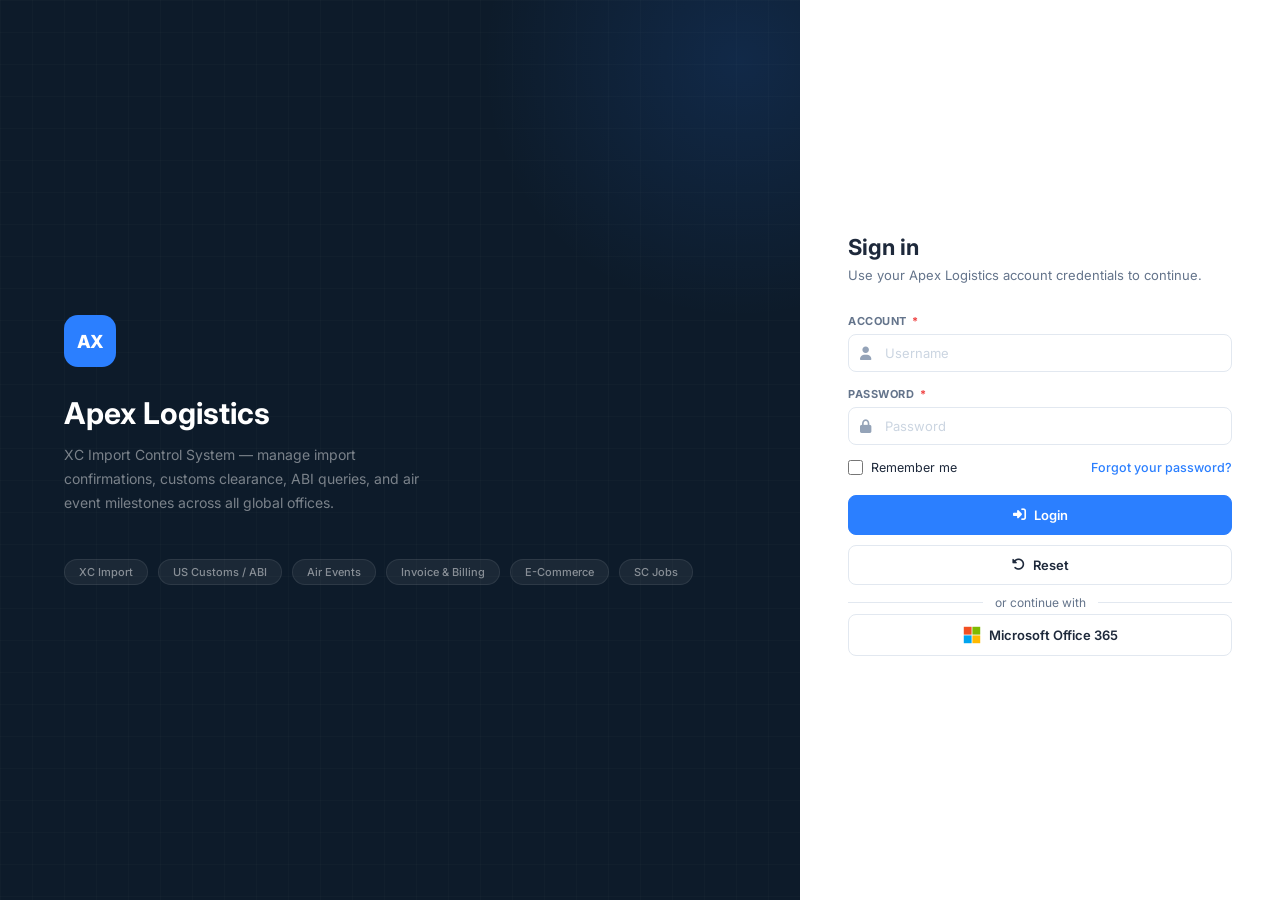
<file: login.html>
<!DOCTYPE html>
<html lang="en">
<head>
<meta charset="utf-8">
<meta name="viewport" content="width=device-width, initial-scale=1.0">
<title>Apex Logistics — Sign In</title>
<link href="https://fonts.googleapis.com/css2?family=Inter:wght@300;400;500;600;700&display=swap" rel="stylesheet">
<link rel="stylesheet" href="https://cdnjs.cloudflare.com/ajax/libs/font-awesome/6.5.0/css/all.min.css">
<style>
*,*::before,*::after{box-sizing:border-box;margin:0;padding:0}
:root{
  --navy:#0D1B2A;--accent:#2B7FFF;--accent-dim:rgba(43,127,255,.12);
  --bg:#F0F4F8;--white:#fff;--text:#1E293B;--muted:#64748B;
  --border:#E2E8F0;--danger:#EF4444;--success:#10B981;
  --font:'Inter',system-ui,sans-serif;
}
html,body{height:100%;font-family:var(--font);background:var(--navy);color:var(--text);font-size:13px}

.login-wrapper{min-height:100vh;display:flex}

.login-brand{
  flex:1;background:var(--navy);
  background-image:linear-gradient(rgba(255,255,255,.015) 1px,transparent 1px),
    linear-gradient(90deg,rgba(255,255,255,.015) 1px,transparent 1px);
  background-size:32px 32px;
  display:flex;flex-direction:column;justify-content:center;
  padding:64px;position:relative;overflow:hidden;
}
.login-brand::after{
  content:'';position:absolute;top:-200px;right:-200px;
  width:520px;height:520px;
  background:radial-gradient(circle,rgba(43,127,255,.14) 0%,transparent 70%);
  pointer-events:none;
}
.brand-logo{
  width:52px;height:52px;background:var(--accent);border-radius:14px;
  display:flex;align-items:center;justify-content:center;
  font-size:18px;font-weight:800;color:#fff;margin-bottom:28px;letter-spacing:-1px;
}
.brand-name{font-size:30px;font-weight:700;color:#fff;margin-bottom:12px}
.brand-tagline{font-size:14px;color:rgba(255,255,255,.45);line-height:1.7;max-width:380px}
.brand-badges{display:flex;gap:10px;margin-top:44px;flex-wrap:wrap}
.brand-badge{
  padding:5px 14px;background:rgba(255,255,255,.06);
  border:1px solid rgba(255,255,255,.08);border-radius:20px;
  font-size:11px;color:rgba(255,255,255,.48);font-weight:500;
}

.login-panel{
  width:480px;min-width:480px;background:#fff;
  display:flex;flex-direction:column;justify-content:center;
  padding:56px 48px;position:relative;overflow-y:auto;
}

.form-state{display:none}
.form-state.active{display:block}

.form-heading{font-size:22px;font-weight:700;margin-bottom:6px}
.form-sub{font-size:13px;color:var(--muted);margin-bottom:28px;line-height:1.5}

.field{margin-bottom:15px}
.field label{
  display:block;font-size:11px;font-weight:700;
  color:var(--muted);margin-bottom:6px;letter-spacing:.5px;text-transform:uppercase;
}
.field label .req{color:var(--danger);margin-left:2px}
.input-wrap{position:relative}
.input-wrap .icon{
  position:absolute;left:12px;top:50%;transform:translateY(-50%);
  color:#94A3B8;font-size:13px;pointer-events:none;
}
input[type="text"],input[type="password"]{
  width:100%;padding:10px 12px 10px 36px;
  border:1.5px solid var(--border);border-radius:8px;
  font-family:var(--font);font-size:13px;color:var(--text);
  background:#fff;outline:none;transition:border-color .15s,box-shadow .15s;
}
input[type="text"]:focus,input[type="password"]:focus{
  border-color:var(--accent);box-shadow:0 0 0 3px var(--accent-dim);
}
input::placeholder{color:#CBD5E1}

.check-row{display:flex;align-items:center;justify-content:space-between;margin-bottom:20px}
.check-label{display:flex;align-items:center;gap:8px;font-size:12.5px;color:var(--text);cursor:pointer}
.check-label input[type="checkbox"]{width:15px;height:15px;accent-color:var(--accent);cursor:pointer}
.forgot-link{font-size:12.5px;color:var(--accent);text-decoration:none;font-weight:500}
.forgot-link:hover{text-decoration:underline}

.btn{
  width:100%;padding:11px;border-radius:8px;
  font-family:var(--font);font-size:13px;font-weight:600;
  cursor:pointer;border:1.5px solid transparent;
  display:flex;align-items:center;justify-content:center;gap:8px;
  transition:all .12s;margin-bottom:10px;
}
.btn-primary{background:var(--accent);color:#fff;border-color:var(--accent)}
.btn-primary:hover{background:#1a6fe8;border-color:#1a6fe8}
.btn-secondary{background:#fff;color:var(--text);border-color:var(--border)}
.btn-secondary:hover{background:var(--bg)}
.btn-office{background:#fff;color:var(--text);border-color:var(--border)}
.btn-office:hover{border-color:#0078D4;color:#0078D4}
.btn-outline{background:#fff;border-color:var(--border);color:var(--text)}
.btn-outline:hover{background:var(--bg)}

.or-row{
  display:flex;align-items:center;gap:12px;
  margin:2px 0 4px;color:var(--muted);font-size:12px;
}
.or-row span{flex:1;height:1px;background:var(--border)}

.form-alert{
  display:none;align-items:center;gap:8px;
  background:#FEF2F2;border:1px solid #FECACA;
  border-radius:8px;padding:10px 14px;
  font-size:12.5px;color:#B91C1C;margin-bottom:14px;
}
.form-alert.show{display:flex}
.form-alert.success{background:#F0FDF4;border-color:#86EFAC;color:#166534}

.pwd-strength{height:4px;background:var(--border);border-radius:2px;margin-top:6px;overflow:hidden;display:none}
.pwd-strength-fill{height:100%;border-radius:2px;width:0;transition:width .3s,background .3s}

.change-hint{
  background:#FFFBEB;border:1px solid #FCD34D;border-radius:10px;padding:16px;margin-bottom:20px;
}
.change-hint p{font-size:12.5px;color:#92400E;margin-bottom:10px;line-height:1.5}
.change-hint-actions{display:flex;gap:8px}
.change-hint-actions .btn{width:auto;padding:6px 16px;margin:0;font-size:12px}

.success-block{text-align:center;padding:24px 0;display:none}
.success-icon{
  width:56px;height:56px;background:#DCFCE7;border-radius:50%;
  display:flex;align-items:center;justify-content:center;
  font-size:22px;color:var(--success);margin:0 auto 16px;
}
.success-block h3{font-size:16px;font-weight:700;margin-bottom:6px}

/* MODALS */
.modal-overlay{
  position:fixed;inset:0;background:rgba(0,0,0,.48);
  display:none;align-items:center;justify-content:center;z-index:1000;
}
.modal-overlay.open{display:flex}
.modal{
  background:#fff;border-radius:14px;box-shadow:0 24px 64px rgba(0,0,0,.22);
  width:100%;max-width:520px;max-height:90vh;
  display:flex;flex-direction:column;overflow:hidden;
}
.modal.narrow{max-width:420px}
.modal-header{
  display:flex;align-items:center;justify-content:space-between;
  padding:18px 24px;border-bottom:1px solid var(--border);
}
.modal-title{font-size:15px;font-weight:700}
.modal-close{
  width:28px;height:28px;border:none;background:none;cursor:pointer;
  border-radius:6px;color:var(--muted);font-size:14px;
  display:flex;align-items:center;justify-content:center;transition:background .1s;
}
.modal-close:hover{background:var(--bg);color:var(--text)}
.modal-body{padding:24px;overflow-y:auto;flex:1}
.modal-footer{
  padding:14px 24px;border-top:1px solid var(--border);
  display:flex;gap:10px;justify-content:flex-end;
}
.modal-footer .btn{width:auto;padding:8px 22px;margin:0}

.office-nav-tabs{display:flex;border-bottom:1px solid var(--border);margin-bottom:16px}
.office-nav-tab{
  padding:8px 18px;font-size:12.5px;font-weight:500;color:var(--muted);
  cursor:pointer;border-bottom:2px solid transparent;transition:color .12s;
}
.office-nav-tab.active{color:var(--accent);border-bottom-color:var(--accent)}
.selected-card{
  background:var(--bg);border-radius:10px;padding:14px 16px;
  display:flex;align-items:center;gap:20px;margin-bottom:16px;
  border:1px solid var(--border);
}
.selected-card .lbl{font-size:11px;color:var(--muted);margin-bottom:3px;font-weight:600;text-transform:uppercase;letter-spacing:.3px}
.selected-card .val{font-size:13.5px;font-weight:700}
.office-tag{
  font-size:10px;background:var(--accent-dim);color:var(--accent);
  padding:2px 10px;border-radius:10px;font-weight:700;margin-left:auto;white-space:nowrap;
}
.office-options{display:grid;grid-template-columns:1fr 1fr;gap:8px}
.office-option{
  padding:10px 14px;border:1.5px solid var(--border);border-radius:8px;
  cursor:pointer;font-size:12.5px;font-weight:500;transition:all .12s;
}
.office-option:hover{border-color:var(--accent);color:var(--accent);background:var(--accent-dim)}
.office-option.sel{border-color:var(--accent);color:var(--accent);background:var(--accent-dim)}

.lock-icon-wrap{
  width:56px;height:56px;background:#FEE2E2;border-radius:50%;
  display:flex;align-items:center;justify-content:center;
  font-size:22px;color:var(--danger);margin:0 auto 18px;
}
.email-icon-wrap{
  width:56px;height:56px;background:var(--accent-dim);border-radius:50%;
  display:flex;align-items:center;justify-content:center;
  font-size:22px;color:var(--accent);margin:0 auto 18px;
}
.code-inputs{display:flex;gap:8px;justify-content:center;margin:20px 0}
.code-inputs input{
  width:48px;padding:10px 0;text-align:center;
  font-size:18px;font-weight:700;
  border:1.5px solid var(--border);border-radius:8px;outline:none;
}
.code-inputs input:focus{border-color:var(--accent);box-shadow:0 0 0 3px var(--accent-dim)}

@media(max-width:860px){
  .login-brand{display:none}
  .login-panel{width:100%;min-width:0}
}
</style>
  <script src="assets/api.js"></script>
</head>
<body>

<div class="login-wrapper">

  <!-- Left branding -->
  <div class="login-brand">
    <div class="brand-logo">AX</div>
    <div class="brand-name">Apex Logistics</div>
    <div class="brand-tagline">
      XC Import Control System — manage import confirmations, customs clearance,
      ABI queries, and air event milestones across all global offices.
    </div>
    <div class="brand-badges">
      <div class="brand-badge">XC Import</div>
      <div class="brand-badge">US Customs / ABI</div>
      <div class="brand-badge">Air Events</div>
      <div class="brand-badge">Invoice &amp; Billing</div>
      <div class="brand-badge">E-Commerce</div>
      <div class="brand-badge">SC Jobs</div>
    </div>
  </div>

  <!-- Right form panel -->
  <div class="login-panel">

    <!-- STATE: Sign In -->
    <div class="form-state active" id="state-signin">
      <div class="form-heading">Sign in</div>
      <div class="form-sub">Use your Apex Logistics account credentials to continue.</div>

      <div class="form-alert" id="signinAlert">
        <i class="fa fa-circle-exclamation"></i>
        <span id="signinAlertMsg">Invalid username or password.</span>
      </div>

      <form id="loginForm" onsubmit="handleLogin(event)" autocomplete="off">
        <input type="hidden" id="isCaptcha" name="isCaptcha" value="0">
        <input type="hidden" id="redirectUrl" name="redirectUrl" value="http://www.apexworkflow.com/">

        <div class="field">
          <label>Account <span class="req">*</span></label>
          <div class="input-wrap">
            <i class="icon fa fa-user"></i>
            <input type="text" id="username" name="userName" placeholder="Username" maxlength="50">
          </div>
        </div>

        <div class="field">
          <label>Password <span class="req">*</span></label>
          <div class="input-wrap">
            <i class="icon fa fa-lock"></i>
            <input type="password" id="password" name="password" placeholder="Password" maxlength="50">
          </div>
        </div>

        <div class="check-row">
          <label class="check-label">
            <input type="checkbox" id="rememberMe" name="rememberMe">
            Remember me
          </label>
          <a href="#" class="forgot-link" onclick="openModal('modal-forgot');return false;">Forgot your password?</a>
        </div>

        <!-- Cross-domain SSO fan-out.
             Production mounts one hidden iframe per Apex sub-system and pushes its
             URL onto authUrlList; each frame receives the session token and writes
             it into its own domain. Host list extracted verbatim from
             New DOM Structure/Login_Page.txt. The mock points every frame at
             frames/sso.html so the count, the ids and the timing all match. -->
        <script>var authUrlList = [];</script>
        <div id="bodyframe" style="display: none">
          <iframe src="frames/sso.html?host=ocean.apexglobe.info" frameborder="0" data-sso="https://ocean.apexglobe.info/sso.html"></iframe>
          <script>authUrlList.push('https://ocean.apexglobe.info/sso.html')</script>
        </div>
        <div id="bodyframe" style="display: none">
          <iframe src="frames/sso.html?host=wms.apex-wms.com" frameborder="0" data-sso="https://wms.apex-wms.com/apex_sso.html"></iframe>
          <script>authUrlList.push('https://wms.apex-wms.com/apex_sso.html')</script>
        </div>
        <div id="bodyframe" style="display: none">
          <iframe src="frames/sso.html?host=wms.apex-oms.com" frameborder="0" data-sso="https://wms.apex-oms.com/apex_sso.html"></iframe>
          <script>authUrlList.push('https://wms.apex-oms.com/apex_sso.html')</script>
        </div>
        <div id="bodyframe" style="display: none">
          <iframe src="frames/sso.html?host=www.apexworkflow.com" frameborder="0" data-sso="https://www.apexworkflow.com/static/sso.html"></iframe>
          <script>authUrlList.push('https://www.apexworkflow.com/static/sso.html')</script>
        </div>
        <div id="bodyframe" style="display: none">
          <iframe src="frames/sso.html?host=xcplugec.apexworkflow.com" frameborder="0" data-sso="https://xcplugec.apexworkflow.com/xc_web/login/sso"></iframe>
          <script>authUrlList.push('https://xcplugec.apexworkflow.com/xc_web/login/sso')</script>
        </div>
        <div id="bodyframe" style="display: none">
          <iframe src="frames/sso.html?host=xa-report.apexworkflow.com" frameborder="0" data-sso="https://xa-report.apexworkflow.com/SSO"></iframe>
          <script>authUrlList.push('https://xa-report.apexworkflow.com/SSO')</script>
        </div>
        <div id="bodyframe" style="display: none">
          <iframe src="frames/sso.html?host=system.apexworkflow.com" frameborder="0" data-sso="https://system.apexworkflow.com/sso/sso.html"></iframe>
          <script>authUrlList.push('https://system.apexworkflow.com/sso/sso.html')</script>
        </div>
        <div id="bodyframe" style="display: none">
          <iframe src="frames/sso.html?host=xcplugec.apexworkflow.com" frameborder="0" data-sso="https://xcplugec.apexworkflow.com/html/sso.html"></iframe>
          <script>authUrlList.push('https://xcplugec.apexworkflow.com/html/sso.html')</script>
        </div>
        <div id="bodyframe" style="display: none">
          <iframe src="frames/sso.html?host=sheet.apexworkflow.com" frameborder="0" data-sso="https://sheet.apexworkflow.com/sso.html"></iframe>
          <script>authUrlList.push('https://sheet.apexworkflow.com/sso.html')</script>
        </div>
        <div id="bodyframe" style="display: none">
          <iframe src="frames/sso.html?host=wms.apexworkflow.com" frameborder="0" data-sso="https://wms.apexworkflow.com/static/sso.html"></iframe>
          <script>authUrlList.push('https://wms.apexworkflow.com/static/sso.html')</script>
        </div>
        <div id="bodyframe" style="display: none">
          <iframe src="frames/sso.html?host=xcimport.apexworkflow.com" frameborder="0" data-sso="https://xcimport.apexworkflow.com/sso.html"></iframe>
          <script>authUrlList.push('https://xcimport.apexworkflow.com/sso.html')</script>
        </div>
        <div id="bodyframe" style="display: none">
          <iframe src="frames/sso.html?host=missdata.apexworkflow.com" frameborder="0" data-sso="https://missdata.apexworkflow.com/sso.html"></iframe>
          <script>authUrlList.push('https://missdata.apexworkflow.com/sso.html')</script>
        </div>
        <div id="bodyframe" style="display: none">
          <iframe src="frames/sso.html?host=edispatch-hn.apexworkflow.com" frameborder="0" data-sso="https://edispatch-hn.apexworkflow.com/sso.html"></iframe>
          <script>authUrlList.push('https://edispatch-hn.apexworkflow.com/sso.html')</script>
        </div>
        <div id="bodyframe" style="display: none">
          <iframe src="frames/sso.html?host=ae-hn-cn.apexworkflow.com" frameborder="0" data-sso="https://ae-hn-cn.apexworkflow.com/sso.html"></iframe>
          <script>authUrlList.push('https://ae-hn-cn.apexworkflow.com/sso.html')</script>
        </div>
        <div id="bodyframe" style="display: none">
          <iframe src="frames/sso.html?host=airlineresource.apexworkflow.com" frameborder="0" data-sso="https://airlineresource.apexworkflow.com/sso.html"></iframe>
          <script>authUrlList.push('https://airlineresource.apexworkflow.com/sso.html')</script>
        </div>
        <div id="bodyframe" style="display: none">
          <iframe src="frames/sso.html?host=hd-port.apexworkflow.com" frameborder="0" data-sso="https://hd-port.apexworkflow.com/sso.html"></iframe>
          <script>authUrlList.push('https://hd-port.apexworkflow.com/sso.html')</script>
        </div>
        <div id="bodyframe" style="display: none">
          <iframe src="frames/sso.html?host=hn-port.apexworkflow.com" frameborder="0" data-sso="https://hn-port.apexworkflow.com/sso.html"></iframe>
          <script>authUrlList.push('https://hn-port.apexworkflow.com/sso.html')</script>
        </div>
        <div id="bodyframe" style="display: none">
          <iframe src="frames/sso.html?host=xdoc.apexworkflow.com" frameborder="0" data-sso="https://xdoc.apexworkflow.com/sso.html"></iframe>
          <script>authUrlList.push('https://xdoc.apexworkflow.com/sso.html')</script>
        </div>
        <div id="bodyframe" style="display: none">
          <iframe src="frames/sso.html?host=bulletinboard.apexworkflow.com" frameborder="0" data-sso="https://bulletinboard.apexworkflow.com/sso.html"></iframe>
          <script>authUrlList.push('https://bulletinboard.apexworkflow.com/sso.html')</script>
        </div>
        <div id="bodyframe" style="display: none">
          <iframe src="frames/sso.html?host=ep.apexglobe.info" frameborder="0" data-sso="https://ep.apexglobe.info/sso.html"></iframe>
          <script>authUrlList.push('https://ep.apexglobe.info/sso.html')</script>
        </div>
        <div id="bodyframe" style="display: none">
          <iframe src="frames/sso.html?host=edispatch-hd.apexworkflow.com" frameborder="0" data-sso="https://edispatch-hd.apexworkflow.com/sso.html"></iframe>
          <script>authUrlList.push('https://edispatch-hd.apexworkflow.com/sso.html')</script>
        </div>
        <div id="bodyframe" style="display: none">
          <iframe src="frames/sso.html?host=ae-hd-cn.apexworkflow.com" frameborder="0" data-sso="https://ae-hd-cn.apexworkflow.com/sso.html"></iframe>
          <script>authUrlList.push('https://ae-hd-cn.apexworkflow.com/sso.html')</script>
        </div>
        <div id="bodyframe" style="display: none">
          <iframe src="frames/sso.html?host=profitshare.apexglobe.info" frameborder="0" data-sso="https://profitshare.apexglobe.info/sso.html"></iframe>
          <script>authUrlList.push('https://profitshare.apexglobe.info/sso.html')</script>
        </div>
        <div id="bodyframe" style="display: none">
          <iframe src="frames/sso.html?host=finance.apexworkflow.com" frameborder="0" data-sso="https://finance.apexworkflow.com/sso.html"></iframe>
          <script>authUrlList.push('https://finance.apexworkflow.com/sso.html')</script>
        </div>
        <div id="bodyframe" style="display: none">
          <iframe src="frames/sso.html?host=ae-sea.apexworkflow.com" frameborder="0" data-sso="https://ae-sea.apexworkflow.com/sso.html"></iframe>
          <script>authUrlList.push('https://ae-sea.apexworkflow.com/sso.html')</script>
        </div>
        <div id="bodyframe" style="display: none">
          <iframe src="frames/sso.html?host=edispatch-sea.apexworkflow.com" frameborder="0" data-sso="https://edispatch-sea.apexworkflow.com/sso.html"></iframe>
          <script>authUrlList.push('https://edispatch-sea.apexworkflow.com/sso.html')</script>
        </div>
        <div id="bodyframe" style="display: none">
          <iframe src="frames/sso.html?host=ae-hz-cn.apexworkflow.com" frameborder="0" data-sso="https://ae-hz-cn.apexworkflow.com/sso.html"></iframe>
          <script>authUrlList.push('https://ae-hz-cn.apexworkflow.com/sso.html')</script>
        </div>
        <div id="bodyframe" style="display: none">
          <iframe src="frames/sso.html?host=hz-port.apexworkflow.com" frameborder="0" data-sso="https://hz-port.apexworkflow.com/sso.html"></iframe>
          <script>authUrlList.push('https://hz-port.apexworkflow.com/sso.html')</script>
        </div>
        <div id="bodyframe" style="display: none">
          <iframe src="frames/sso.html?host=edispatch-hz.apexworkflow.com" frameborder="0" data-sso="https://edispatch-hz.apexworkflow.com/sso.html"></iframe>
          <script>authUrlList.push('https://edispatch-hz.apexworkflow.com/sso.html')</script>
        </div>
        <div id="bodyframe" style="display: none">
          <iframe src="frames/sso.html?host=ediservice.apexworkflow.com" frameborder="0" data-sso="https://ediservice.apexworkflow.com/html/sso.html"></iframe>
          <script>authUrlList.push('https://ediservice.apexworkflow.com/html/sso.html')</script>
        </div>
        <div id="bodyframe" style="display: none">
          <iframe src="frames/sso.html?host=ae-hb-cn.apexglobe.info" frameborder="0" data-sso="https://ae-hb-cn.apexglobe.info/sso.html"></iframe>
          <script>authUrlList.push('https://ae-hb-cn.apexglobe.info/sso.html')</script>
        </div>
        <div id="bodyframe" style="display: none">
          <iframe src="frames/sso.html?host=edispatch-hb.apexglobe.info" frameborder="0" data-sso="https://edispatch-hb.apexglobe.info/sso.html"></iframe>
          <script>authUrlList.push('https://edispatch-hb.apexglobe.info/sso.html')</script>
        </div>
        <div id="bodyframe" style="display: none">
          <iframe src="frames/sso.html?host=hb-port.apexglobe.info" frameborder="0" data-sso="https://hb-port.apexglobe.info/sso.html"></iframe>
          <script>authUrlList.push('https://hb-port.apexglobe.info/sso.html')</script>
        </div>
        <div id="bodyframe" style="display: none">
          <iframe src="frames/sso.html?host=api.apexworkflow.com" frameborder="0" data-sso="https://api.apexworkflow.com/sso.html"></iframe>
          <script>authUrlList.push('https://api.apexworkflow.com/sso.html')</script>
        </div>
        <div id="bodyframe" style="display: none">
          <iframe src="frames/sso.html?host=ss.apexworkflow.com" frameborder="0" data-sso="https://ss.apexworkflow.com/sso.html"></iframe>
          <script>authUrlList.push('https://ss.apexworkflow.com/sso.html')</script>
        </div>
        <div id="bodyframe" style="display: none">
          <iframe src="frames/sso.html?host=chargecode.apexglobe.info" frameborder="0" data-sso="https://chargecode.apexglobe.info/sso.html"></iframe>
          <script>authUrlList.push('https://chargecode.apexglobe.info/sso.html')</script>
        </div>
        <div id="bodyframe" style="display: none">
          <iframe src="frames/sso.html?host=aliae.apexglobe.info" frameborder="0" data-sso="https://aliae.apexglobe.info/sso.html"></iframe>
          <script>authUrlList.push('https://aliae.apexglobe.info/sso.html')</script>
        </div>
        <div id="bodyframe" style="display: none">
          <iframe src="frames/sso.html?host=xa-report.apexworkflow.com" frameborder="0" data-sso="https://xa-report.apexworkflow.com/sso"></iframe>
          <script>authUrlList.push('https://xa-report.apexworkflow.com/sso')</script>
        </div>
        <div id="bodyframe" style="display: none">
          <iframe src="frames/sso.html?host=apexediportal.azurewebsites.net" frameborder="0" data-sso="https://apexediportal.azurewebsites.net/Login/sso"></iframe>
          <script>authUrlList.push('https://apexediportal.azurewebsites.net/Login/sso')</script>
        </div>
        <div id="bodyframe" style="display: none">
          <iframe src="frames/sso.html?host=sea-port.apexworkflow.com" frameborder="0" data-sso="https://sea-port.apexworkflow.com/sso.html"></iframe>
          <script>authUrlList.push('https://sea-port.apexworkflow.com/sso.html')</script>
        </div>
        <div id="bodyframe" style="display: none">
          <iframe src="frames/sso.html?host=masterdata.apexworkflow.com" frameborder="0" data-sso="https://masterdata.apexworkflow.com/sso.html"></iframe>
          <script>authUrlList.push('https://masterdata.apexworkflow.com/sso.html')</script>
        </div>
        <div id="bodyframe" style="display: none">
          <iframe src="frames/sso.html?host=dataservice.apexworkflow.com" frameborder="0" data-sso="https://dataservice.apexworkflow.com/sso.html"></iframe>
          <script>authUrlList.push('https://dataservice.apexworkflow.com/sso.html')</script>
        </div>
        <div id="bodyframe" style="display: none">
          <iframe src="frames/sso.html?host=wms-web-us.apexworkflow.com" frameborder="0" data-sso="https://wms-web-us.apexworkflow.com/sso.html"></iframe>
          <script>authUrlList.push('https://wms-web-us.apexworkflow.com/sso.html')</script>
        </div>
        <div id="bodyframe" style="display: none">
          <iframe src="frames/sso.html?host=split-us.apexglobe.info:13943" frameborder="0" data-sso="https://split-us.apexglobe.info:13943/sso.html"></iframe>
          <script>authUrlList.push('https://split-us.apexglobe.info:13943/sso.html')</script>
        </div>
        <div id="bodyframe" style="display: none">
          <iframe src="frames/sso.html?host=ae-eu.apexworkflow.com" frameborder="0" data-sso="https://ae-eu.apexworkflow.com/sso.html"></iframe>
          <script>authUrlList.push('https://ae-eu.apexworkflow.com/sso.html')</script>
        </div>
        <div id="bodyframe" style="display: none">
          <iframe src="frames/sso.html?host=edispatch-eu.apexworkflow.com" frameborder="0" data-sso="https://edispatch-eu.apexworkflow.com/sso.html"></iframe>
          <script>authUrlList.push('https://edispatch-eu.apexworkflow.com/sso.html')</script>
        </div>
        <div id="bodyframe" style="display: none">
          <iframe src="frames/sso.html?host=eu-port.apexworkflow.com" frameborder="0" data-sso="https://eu-port.apexworkflow.com/sso.html"></iframe>
          <script>authUrlList.push('https://eu-port.apexworkflow.com/sso.html')</script>
        </div>
        <div id="bodyframe" style="display: none">
          <iframe src="frames/sso.html?host=wms-dashboard.apexworkflow.com" frameborder="0" data-sso="https://wms-dashboard.apexworkflow.com/sso.html"></iframe>
          <script>authUrlList.push('https://wms-dashboard.apexworkflow.com/sso.html')</script>
        </div>
        <div id="bodyframe" style="display: none">
          <iframe src="frames/sso.html?host=leg2.apexworkflow.com" frameborder="0" data-sso="https://leg2.apexworkflow.com/sso.html"></iframe>
          <script>authUrlList.push('https://leg2.apexworkflow.com/sso.html')</script>
        </div>
        <div id="bodyframe" style="display: none">
          <iframe src="frames/sso.html?host=leg3.apexworkflow.com" frameborder="0" data-sso="https://leg3.apexworkflow.com/sso.html"></iframe>
          <script>authUrlList.push('https://leg3.apexworkflow.com/sso.html')</script>
        </div>
        <div id="bodyframe" style="display: none">
          <iframe src="frames/sso.html?host=ae-ea.apexworkflow.com" frameborder="0" data-sso="https://ae-ea.apexworkflow.com/sso.html"></iframe>
          <script>authUrlList.push('https://ae-ea.apexworkflow.com/sso.html')</script>
        </div>
        <div id="bodyframe" style="display: none">
          <iframe src="frames/sso.html?host=edispatch-ea.apexworkflow.com" frameborder="0" data-sso="https://edispatch-ea.apexworkflow.com/sso.html"></iframe>
          <script>authUrlList.push('https://edispatch-ea.apexworkflow.com/sso.html')</script>
        </div>
        <div id="bodyframe" style="display: none">
          <iframe src="frames/sso.html?host=ea-port.apexworkflow.com" frameborder="0" data-sso="https://ea-port.apexworkflow.com/sso.html"></iframe>
          <script>authUrlList.push('https://ea-port.apexworkflow.com/sso.html')</script>
        </div>
        <div id="bodyframe" style="display: none">
          <iframe src="frames/sso.html?host=price.apexworkflow.com" frameborder="0" data-sso="https://price.apexworkflow.com/sso.html"></iframe>
          <script>authUrlList.push('https://price.apexworkflow.com/sso.html')</script>
        </div>
        <div id="bodyframe" style="display: none">
          <iframe src="frames/sso.html?host=billing.apexworkflow.com" frameborder="0" data-sso="https://billing.apexworkflow.com/sso.html"></iframe>
          <script>authUrlList.push('https://billing.apexworkflow.com/sso.html')</script>
        </div>
        <div id="bodyframe" style="display: none">
          <iframe src="frames/sso.html?host=tms.apexworkflow.com" frameborder="0" data-sso="https://tms.apexworkflow.com/sso.html"></iframe>
          <script>authUrlList.push('https://tms.apexworkflow.com/sso.html')</script>
        </div>
        <div id="bodyframe" style="display: none">
          <iframe src="frames/sso.html?host=oe-bcl.apexworkflow.com" frameborder="0" data-sso="https://oe-bcl.apexworkflow.com/sso.html"></iframe>
          <script>authUrlList.push('https://oe-bcl.apexworkflow.com/sso.html')</script>
        </div>
        <div id="bodyframe" style="display: none">
          <iframe src="frames/sso.html?host=shortcut-tool-web.apexworkflow.com" frameborder="0" data-sso="https://shortcut-tool-web.apexworkflow.com/sso.html"></iframe>
          <script>authUrlList.push('https://shortcut-tool-web.apexworkflow.com/sso.html')</script>
        </div>
        <div id="bodyframe" style="display: none">
          <iframe src="frames/sso.html?host=ecommerce.apexworkflow.com" frameborder="0" data-sso="https://ecommerce.apexworkflow.com/sso.html"></iframe>
          <script>authUrlList.push('https://ecommerce.apexworkflow.com/sso.html')</script>
        </div>
        <div id="bodyframe" style="display: none">
          <iframe src="frames/sso.html?host=trip-tms-hd-cn.apexworkflow.com" frameborder="0" data-sso="https://trip-tms-hd-cn.apexworkflow.com/sso.html"></iframe>
          <script>authUrlList.push('https://trip-tms-hd-cn.apexworkflow.com/sso.html')</script>
        </div>
        <div id="bodyframe" style="display: none">
          <iframe src="frames/sso.html?host=dwo-tms-hd-cn.apexworkflow.com" frameborder="0" data-sso="https://dwo-tms-hd-cn.apexworkflow.com/backend/sso.html"></iframe>
          <script>authUrlList.push('https://dwo-tms-hd-cn.apexworkflow.com/backend/sso.html')</script>
        </div>
        <div id="bodyframe" style="display: none">
          <iframe src="frames/sso.html?host=esb.apexworkflow.com" frameborder="0" data-sso="https://esb.apexworkflow.com/sso.html"></iframe>
          <script>authUrlList.push('https://esb.apexworkflow.com/sso.html')</script>
        </div>
        <div id="bodyframe" style="display: none">
          <iframe src="frames/sso.html?host=navigator.apexworkflow.com" frameborder="0" data-sso="https://navigator.apexworkflow.com/sso.html"></iframe>
          <script>authUrlList.push('https://navigator.apexworkflow.com/sso.html')</script>
        </div>
        <div id="bodyframe" style="display: none">
          <iframe src="frames/sso.html?host=wmsweb-apac.apexworkflow.com" frameborder="0" data-sso="https://wmsweb-apac.apexworkflow.com/sso.html"></iframe>
          <script>authUrlList.push('https://wmsweb-apac.apexworkflow.com/sso.html')</script>
        </div>
        <div id="bodyframe" style="display: none">
          <iframe src="frames/sso.html?host=costportal.apexglobe.info" frameborder="0" data-sso="https://costportal.apexglobe.info/SSO"></iframe>
          <script>authUrlList.push('https://costportal.apexglobe.info/SSO')</script>
        </div>
        <div id="bodyframe" style="display: none">
          <iframe src="frames/sso.html?host=simpleprice.apexworkflow.com" frameborder="0" data-sso="https://simpleprice.apexworkflow.com/sso.html"></iframe>
          <script>authUrlList.push('https://simpleprice.apexworkflow.com/sso.html')</script>
        </div>
        <div id="bodyframe" style="display: none">
          <iframe src="frames/sso.html?host=scvuebilling-d2.apexglobe.info" frameborder="0" data-sso="https://scvuebilling-d2.apexglobe.info/sso.html"></iframe>
          <script>authUrlList.push('https://scvuebilling-d2.apexglobe.info/sso.html')</script>
        </div>
        <div id="bodyframe" style="display: none">
          <iframe src="frames/sso.html?host=us-scvuebilling.apexglobe.info" frameborder="0" data-sso="https://us-scvuebilling.apexglobe.info/sso.html"></iframe>
          <script>authUrlList.push('https://us-scvuebilling.apexglobe.info/sso.html')</script>
        </div>
        <div id="bodyframe" style="display: none">
          <iframe src="frames/sso.html?host=eu-scvuebilling.apexglobe.info" frameborder="0" data-sso="https://eu-scvuebilling.apexglobe.info/sso.html"></iframe>
          <script>authUrlList.push('https://eu-scvuebilling.apexglobe.info/sso.html')</script>
        </div>
        <div id="bodyframe" style="display: none">
          <iframe src="frames/sso.html?host=simplearm.apexworkflow.com" frameborder="0" data-sso="https://simplearm.apexworkflow.com/sso.html"></iframe>
          <script>authUrlList.push('https://simplearm.apexworkflow.com/sso.html')</script>
        </div>
        <div id="bodyframe" style="display: none">
          <iframe src="frames/sso.html?host=quote.apexworkflow.com" frameborder="0" data-sso="https://quote.apexworkflow.com/sso.html"></iframe>
          <script>authUrlList.push('https://quote.apexworkflow.com/sso.html')</script>
        </div>
        <div id="bodyframe" style="display: none">
          <iframe src="frames/sso.html?host=aepweb.apexglobe.info" frameborder="0" data-sso="https://aepweb.apexglobe.info/Home/SSO"></iframe>
          <script>authUrlList.push('https://aepweb.apexglobe.info/Home/SSO')</script>
        </div>
        <div id="bodyframe" style="display: none">
          <iframe src="frames/sso.html?host=task.apexworkflow.com" frameborder="0" data-sso="https://task.apexworkflow.com/sso.html"></iframe>
          <script>authUrlList.push('https://task.apexworkflow.com/sso.html')</script>
        </div>
        <div id="bodyframe" style="display: none">
          <iframe src="frames/sso.html?host=customerbsa.apexworkflow.com" frameborder="0" data-sso="https://customerbsa.apexworkflow.com/sso.html"></iframe>
          <script>authUrlList.push('https://customerbsa.apexworkflow.com/sso.html')</script>
        </div>
        <div id="bodyframe" style="display: none">
          <iframe src="frames/sso.html?host=itas.apexworkflow.com" frameborder="0" data-sso="https://itas.apexworkflow.com/sso.html"></iframe>
          <script>authUrlList.push('https://itas.apexworkflow.com/sso.html')</script>
        </div>
        <div id="bodyframe" style="display: none">
          <iframe src="frames/sso.html?host=ae-us.apexworkflow.com" frameborder="0" data-sso="https://ae-us.apexworkflow.com/sso.html"></iframe>
          <script>authUrlList.push('https://ae-us.apexworkflow.com/sso.html')</script>
        </div>
        <div id="bodyframe" style="display: none">
          <iframe src="frames/sso.html?host=edispatch-us.apexworkflow.com" frameborder="0" data-sso="https://edispatch-us.apexworkflow.com/sso.html"></iframe>
          <script>authUrlList.push('https://edispatch-us.apexworkflow.com/sso.html')</script>
        </div>
        <div id="bodyframe" style="display: none">
          <iframe src="frames/sso.html?host=us-port.apexworkflow.com" frameborder="0" data-sso="https://us-port.apexworkflow.com/sso.html"></iframe>
          <script>authUrlList.push('https://us-port.apexworkflow.com/sso.html')</script>
        </div>
        <div id="bodyframe" style="display: none">
          <iframe src="frames/sso.html?host=milestone.apexworkflow.com" frameborder="0" data-sso="https://milestone.apexworkflow.com/sso.html"></iframe>
          <script>authUrlList.push('https://milestone.apexworkflow.com/sso.html')</script>
        </div>
        <div id="bodyframe" style="display: none">
          <iframe src="frames/sso.html?host=abc.apexworkflow.com" frameborder="0" data-sso="https://abc.apexworkflow.com/xcsso"></iframe>
          <script>authUrlList.push('https://abc.apexworkflow.com/xcsso')</script>
        </div>
        <div id="bodyframe" style="display: none">
          <iframe src="frames/sso.html?host=xa-report.apexglobe.info" frameborder="0" data-sso="https://xa-report.apexglobe.info/SSO"></iframe>
          <script>authUrlList.push('https://xa-report.apexglobe.info/SSO')</script>
        </div>
        <div id="bodyframe" style="display: none">
          <iframe src="frames/sso.html?host=baselevel.apexglobe.info" frameborder="0" data-sso="https://baselevel.apexglobe.info/sso.html"></iframe>
          <script>authUrlList.push('https://baselevel.apexglobe.info/sso.html')</script>
        </div>
        <div id="bodyframe" style="display: none">
          <iframe src="frames/sso.html?host=temp-ocean.apexglobe.info" frameborder="0" data-sso="https://temp-ocean.apexglobe.info/sso.html"></iframe>
          <script>authUrlList.push('https://temp-ocean.apexglobe.info/sso.html')</script>
        </div>
        <div id="bodyframe" style="display: none">
          <iframe src="frames/sso.html?host=app-logs.apexworkflow.com" frameborder="0" data-sso="https://app-logs.apexworkflow.com/sso.html"></iframe>
          <script>authUrlList.push('https://app-logs.apexworkflow.com/sso.html')</script>
        </div>
        <div id="bodyframe" style="display: none">
          <iframe src="frames/sso.html?host=appoint.apexworkflow.com" frameborder="0" data-sso="https://appoint.apexworkflow.com/sso.html"></iframe>
          <script>authUrlList.push('https://appoint.apexworkflow.com/sso.html')</script>
        </div>
        <div id="bodyframe" style="display: none">
          <iframe src="frames/sso.html?host=addressbook.apexworkflow.com" frameborder="0" data-sso="https://addressbook.apexworkflow.com/sso.html"></iframe>
          <script>authUrlList.push('https://addressbook.apexworkflow.com/sso.html')</script>
        </div>
        <div id="bodyframe" style="display: none">
          <iframe src="frames/sso.html?host=tms-non-us.apexworkflow.com" frameborder="0" data-sso="https://tms-non-us.apexworkflow.com/sso.html"></iframe>
          <script>authUrlList.push('https://tms-non-us.apexworkflow.com/sso.html')</script>
        </div>
        <div id="bodyframe" style="display: none">
          <iframe src="frames/sso.html?host=booking.apexworkflow.com" frameborder="0" data-sso="https://booking.apexworkflow.com/sso.html"></iframe>
          <script>authUrlList.push('https://booking.apexworkflow.com/sso.html')</script>
        </div>
        <div id="bodyframe" style="display: none">
          <iframe src="frames/sso.html?host=wms-web-hd.apexworkflow.com" frameborder="0" data-sso="https://wms-web-hd.apexworkflow.com/sso.html"></iframe>
          <script>authUrlList.push('https://wms-web-hd.apexworkflow.com/sso.html')</script>
        </div>
        <div id="bodyframe" style="display: none">
          <iframe src="frames/sso.html?host=ibm.apexworkflow.com" frameborder="0" data-sso="https://ibm.apexworkflow.com/sso.html"></iframe>
          <script>authUrlList.push('https://ibm.apexworkflow.com/sso.html')</script>
        </div>
        <div id="bodyframe" style="display: none">
          <iframe src="frames/sso.html?host=split-cn.apexglobe.info" frameborder="0" data-sso="https://split-cn.apexglobe.info/sso.html"></iframe>
          <script>authUrlList.push('https://split-cn.apexglobe.info/sso.html')</script>
        </div>
        <div id="bodyframe" style="display: none">
          <iframe src="frames/sso.html?host=split-ea.apexglobe.info" frameborder="0" data-sso="https://split-ea.apexglobe.info/sso.html"></iframe>
          <script>authUrlList.push('https://split-ea.apexglobe.info/sso.html')</script>
        </div>
        <div id="bodyframe" style="display: none">
          <iframe src="frames/sso.html?host=split-we.apexglobe.info" frameborder="0" data-sso="https://split-we.apexglobe.info/sso.html"></iframe>
          <script>authUrlList.push('https://split-we.apexglobe.info/sso.html')</script>
        </div>
        <div id="bodyframe" style="display: none">
          <iframe src="frames/sso.html?host=ae-can.apexworkflow.com" frameborder="0" data-sso="https://ae-can.apexworkflow.com/sso.html"></iframe>
          <script>authUrlList.push('https://ae-can.apexworkflow.com/sso.html')</script>
        </div>
        <div id="bodyframe" style="display: none">
          <iframe src="frames/sso.html?host=edispatch-can.apexworkflow.com" frameborder="0" data-sso="https://edispatch-can.apexworkflow.com/sso.html"></iframe>
          <script>authUrlList.push('https://edispatch-can.apexworkflow.com/sso.html')</script>
        </div>
        <div id="bodyframe" style="display: none">
          <iframe src="frames/sso.html?host=can-port.apexworkflow.com" frameborder="0" data-sso="https://can-port.apexworkflow.com/sso.html"></iframe>
          <script>authUrlList.push('https://can-port.apexworkflow.com/sso.html')</script>
        </div>
        <div id="bodyframe" style="display: none">
          <iframe src="frames/sso.html?host=po.apexworkflow.com" frameborder="0" data-sso="https://po.apexworkflow.com/sso.html"></iframe>
          <script>authUrlList.push('https://po.apexworkflow.com/sso.html')</script>
        </div>
        <div id="bodyframe" style="display: none">
          <iframe src="frames/sso.html?host=orders-tms.apexworkflow.com" frameborder="0" data-sso="https://orders-tms.apexworkflow.com/sso.html"></iframe>
          <script>authUrlList.push('https://orders-tms.apexworkflow.com/sso.html')</script>
        </div>
        <div id="bodyframe" style="display: none">
          <iframe src="frames/sso.html?host=documentservice.apexworkflow.com" frameborder="0" data-sso="https://documentservice.apexworkflow.com/sso.html"></iframe>
          <script>authUrlList.push('https://documentservice.apexworkflow.com/sso.html')</script>
        </div>
        <div id="bodyframe" style="display: none">
          <iframe src="frames/sso.html?host=opex.apexglobe.info" frameborder="0" data-sso="https://opex.apexglobe.info/sso.html"></iframe>
          <script>authUrlList.push('https://opex.apexglobe.info/sso.html')</script>
        </div>
        <div id="bodyframe" style="display: none">
          <iframe src="frames/sso.html?host=truckquote.apexglobe.info" frameborder="0" data-sso="https://truckquote.apexglobe.info/sso.html"></iframe>
          <script>authUrlList.push('https://truckquote.apexglobe.info/sso.html')</script>
        </div>
        <div id="bodyframe" style="display: none">
          <iframe src="frames/sso.html?host=us-oceanbol.apexglobe.info" frameborder="0" data-sso="https://us-oceanbol.apexglobe.info/sso.html"></iframe>
          <script>authUrlList.push('https://us-oceanbol.apexglobe.info/sso.html')</script>
        </div>
        <div id="bodyframe" style="display: none">
          <iframe src="frames/sso.html?host=split-us.apexglobe.info" frameborder="0" data-sso="https://split-us.apexglobe.info/sso.html"></iframe>
          <script>authUrlList.push('https://split-us.apexglobe.info/sso.html')</script>
        </div>
        <div id="bodyframe" style="display: none">
          <iframe src="frames/sso.html?host=ol.apexglobe.info" frameborder="0" data-sso="https://ol.apexglobe.info/xcsso"></iframe>
          <script>authUrlList.push('https://ol.apexglobe.info/xcsso')</script>
        </div>


        <button type="button" id="login" class="btn btn-primary btn-block btn-flat btn-login"
                onclick="handleLogin(event)">
          <i class="fa fa-right-to-bracket"></i> Login
        </button>
        <button type="reset" id="reset" class="btn btn-secondary" onclick="clearAlert()">
          <i class="fa fa-rotate-left"></i> Reset
        </button>

        <div class="or-row"><span></span> or continue with <span></span></div>

        <button type="button" class="btn btn-office" onclick="handleSSO()">
          <svg width="18" height="18" viewBox="0 0 23 23" fill="none">
            <path d="M1 1h10v10H1z" fill="#F25022"/>
            <path d="M12 1h10v10H12z" fill="#7FBA00"/>
            <path d="M1 12h10v10H1z" fill="#00A4EF"/>
            <path d="M12 12h10v10H12z" fill="#FFB900"/>
          </svg>
          Microsoft Office 365
        </button>
      </form>
    </div>

    <!-- STATE: Change Password -->
    <div class="form-state" id="state-changepwd">
      <div class="change-hint" id="changePwdHint">
        <p id="changePwdHintMsg">Your password will expire in 3 days. We recommend changing it now.</p>
        <div class="change-hint-actions">
          <button class="btn btn-primary" onclick="showChangePwdForm()">Change Password Now</button>
          <button class="btn btn-secondary" onclick="window.location.href='index.html'">Skip for Now</button>
        </div>
      </div>

      <div id="changePwdFormWrap" style="display:none">
        <div class="form-heading">Change Password</div>
        <div class="form-sub">Choose a strong new password for your account.</div>

        <div class="form-alert" id="changePwdAlert"></div>

        <form id="changePasswordForm" onsubmit="handleChangePassword(event)">
          <div class="field">
            <div class="input-wrap">
              <i class="icon fa fa-lock"></i>
              <input type="password" id="oldPassword" name="oriPassword" placeholder="Old Password" maxlength="50">
            </div>
          </div>
          <div class="field">
            <div class="input-wrap">
              <i class="icon fa fa-lock"></i>
              <input type="password" id="newPassword" name="newPassword" placeholder="New Password" maxlength="50"
                oninput="checkPwdStrength(this.value)">
            </div>
            <div class="pwd-strength" id="pwdStrengthBar">
              <div class="pwd-strength-fill" id="pwdStrengthFill"></div>
            </div>
          </div>
          <div class="field">
            <div class="input-wrap">
              <i class="icon fa fa-lock"></i>
              <input type="password" id="newPasswordConfirm" placeholder="New Password Confirm" maxlength="50">
            </div>
          </div>

          <button type="submit" class="btn btn-primary"><i class="fa fa-floppy-disk"></i> Change</button>
          <button type="button" class="btn btn-secondary" onclick="showState('state-signin')">
            <i class="fa fa-arrow-left"></i> Back
          </button>
        </form>

        <div class="success-block" id="changePwdSuccess">
          <div class="success-icon"><i class="fa fa-check"></i></div>
          <h3>Password changed successfully!</h3>
          <p style="font-size:12.5px;color:var(--muted);margin-top:4px">
            Redirecting to login in <span id="timer">5</span>s...
          </p>
        </div>
      </div>
    </div>

  </div>
</div>


<!-- MODAL: Selected System & Office -->
<div class="modal-overlay" id="modal-office">
  <div class="modal">
    <div class="modal-header">
      <div class="modal-title">Selected System &amp; Office</div>
      <button class="modal-close" onclick="closeModal('modal-office')"><i class="fa fa-xmark"></i></button>
    </div>
    <div class="modal-body">
      <div class="selected-card">
        <div>
          <div class="lbl">System</div>
          <div class="val" id="selSystem">XC Import</div>
        </div>
        <div>
          <div class="lbl">Office</div>
          <div class="val" id="selOffice">APEX-SFO</div>
        </div>
        <div class="office-tag">Last Selected</div>
      </div>
      <div class="office-nav-tabs">
        <div class="office-nav-tab active" onclick="switchOfficeTab(this,'US')">US Offices</div>
        <div class="office-nav-tab" onclick="switchOfficeTab(this,'ASIA')">Asia Pacific</div>
        <div class="office-nav-tab" onclick="switchOfficeTab(this,'EUR')">Europe</div>
        <div class="office-nav-tab" onclick="switchOfficeTab(this,'OTHER')">Other</div>
      </div>
      <div id="officeOptions" class="office-options">
        <div class="office-option sel" onclick="selectOffice(this,'APEX-SFO')">APEX-SFO</div>
        <div class="office-option" onclick="selectOffice(this,'APEX-LAX')">APEX-LAX</div>
        <div class="office-option" onclick="selectOffice(this,'APEX-JFK')">APEX-JFK</div>
        <div class="office-option" onclick="selectOffice(this,'APEX-ORD')">APEX-ORD</div>
        <div class="office-option" onclick="selectOffice(this,'APEX-MIA')">APEX-MIA</div>
        <div class="office-option" onclick="selectOffice(this,'APEX-DFW')">APEX-DFW</div>
        <div class="office-option" onclick="selectOffice(this,'APEX-SEA')">APEX-SEA</div>
        <div class="office-option" onclick="selectOffice(this,'APEX-YYZ')">APEX-YYZ</div>
      </div>
    </div>
    <div class="modal-footer">
      <button class="btn btn-outline" onclick="closeModal('modal-office')">Cancel</button>
      <button class="btn btn-primary" onclick="confirmOffice()">Confirm &amp; Continue</button>
    </div>
  </div>
</div>

<!-- MODAL: Account Locked -->
<div class="modal-overlay" id="modal-locked">
  <div class="modal" style="max-width:400px">
    <div class="modal-body" style="padding:36px 24px;text-align:center">
      <div class="lock-icon-wrap"><i class="fa fa-lock"></i></div>
      <h3 style="font-size:17px;font-weight:700;margin-bottom:10px">Account Locked</h3>
      <p style="font-size:13px;color:var(--muted);line-height:1.7;margin-bottom:24px">
        Your account has been locked due to multiple failed login attempts.<br>
        Please reset your password or contact IT Support to unlock.
      </p>
      <div style="display:flex;gap:10px;justify-content:center">
        <button class="btn btn-primary" style="width:auto;padding:9px 22px;margin:0"
          onclick="closeModal('modal-locked');openModal('modal-forgot')">
          <i class="fa fa-key"></i> Reset Password
        </button>
        <button class="btn btn-outline" style="width:auto;padding:9px 22px;margin:0"
          onclick="closeModal('modal-locked')">Cancel</button>
      </div>
    </div>
  </div>
</div>

<!-- MODAL: Reset Password -->
<div class="modal-overlay" id="modal-forgot">
  <div class="modal narrow">
    <div class="modal-header">
      <div class="modal-title">Reset Password</div>
      <button class="modal-close" onclick="closeModal('modal-forgot')"><i class="fa fa-xmark"></i></button>
    </div>
    <div class="modal-body">
      <p style="font-size:12.5px;color:var(--muted);margin-bottom:18px;line-height:1.6">
        Enter your account username and registered email. A verification code will be sent to reset your password.
      </p>
      <div class="form-alert" id="resetAlert"></div>
      <div class="field">
        <label>Account</label>
        <div class="input-wrap">
          <i class="icon fa fa-user"></i>
          <input type="text" id="resetUsername" placeholder="Username">
        </div>
      </div>
      <div class="field">
        <label>Email Address</label>
        <div class="input-wrap">
          <i class="icon fa fa-envelope"></i>
          <input type="text" id="resetEmail" placeholder="Registered email">
        </div>
      </div>
    </div>
    <div class="modal-footer">
      <button class="btn btn-outline" onclick="closeModal('modal-forgot')">Cancel</button>
      <button class="btn btn-primary" onclick="handleReset()">
        <i class="fa fa-paper-plane"></i> Send Verification Email
      </button>
    </div>
  </div>
</div>

<!-- MODAL: E-mail Verification -->
<div class="modal-overlay" id="modal-verify">
  <div class="modal narrow">
    <div class="modal-header">
      <div class="modal-title">E-mail Verification</div>
      <button class="modal-close" onclick="closeModal('modal-verify')"><i class="fa fa-xmark"></i></button>
    </div>
    <div class="modal-body" style="text-align:center">
      <div class="email-icon-wrap"><i class="fa fa-envelope-open-text"></i></div>
      <h3 style="font-size:15px;font-weight:700;margin-bottom:8px">Check your email</h3>
      <p style="font-size:12.5px;color:var(--muted);line-height:1.6;margin-bottom:4px">
        We sent a 6-digit verification code to your registered email address. The code expires in 10 minutes.
      </p>
      <div class="code-inputs" id="codeInputs">
        <input type="text" maxlength="1" oninput="autoTab(this,0)">
        <input type="text" maxlength="1" oninput="autoTab(this,1)">
        <input type="text" maxlength="1" oninput="autoTab(this,2)">
        <input type="text" maxlength="1" oninput="autoTab(this,3)">
        <input type="text" maxlength="1" oninput="autoTab(this,4)">
        <input type="text" maxlength="1" oninput="autoTab(this,5)">
      </div>
      <div style="font-size:12px;color:var(--muted)">
        Didn't receive it? <a href="#" style="color:var(--accent);font-weight:500" onclick="return false">Resend code</a>
      </div>
      <div class="form-alert" id="verifyAlert" style="margin-top:12px;text-align:left"></div>
    </div>
    <div class="modal-footer">
      <button class="btn btn-outline" onclick="closeModal('modal-verify')">Cancel</button>
      <button class="btn btn-primary" onclick="handleVerify()">
        <i class="fa fa-check"></i> Verify &amp; Continue
      </button>
    </div>
  </div>
</div>


<script>
// State
function showState(id){
  document.querySelectorAll('.form-state').forEach(s=>s.classList.remove('active'));
  document.getElementById(id).classList.add('active');
}
function showChangePwdForm(){
  document.getElementById('changePwdHint').style.display='none';
  document.getElementById('changePwdFormWrap').style.display='block';
}

// Modals
function openModal(id){document.getElementById(id).classList.add('open')}
function closeModal(id){document.getElementById(id).classList.remove('open')}
document.querySelectorAll('.modal-overlay').forEach(el=>
  el.addEventListener('click',e=>{if(e.target===el)el.classList.remove('open')})
);

// Alert helpers
function showAlert(id,msg,type){
  const el=document.getElementById(id);
  if(!el)return;
  el.className='form-alert show'+(type==='success'?' success':'');
  el.innerHTML=(type==='success'
    ?'<i class="fa fa-check-circle"></i> '
    :'<i class="fa fa-circle-exclamation"></i> ')+msg;
}
function clearAlert(){
  const el=document.getElementById('signinAlert');
  if(el)el.className='form-alert';
}

// Login
async function handleLogin(e){
  if(e && e.preventDefault) e.preventDefault();
  const u=document.getElementById('username').value.trim();
  const p=document.getElementById('password').value;
  clearAlert();
  if(!u||!p){showAlert('signinAlert','Please enter both username and password.');return}
  if(u.toLowerCase()==='locked'){openModal('modal-locked');return}
  if(u.toLowerCase()==='expire'){showState('state-changepwd');return}

  const btn=document.getElementById('login');
  if(btn){btn.disabled=true;}
  let token='';
  try{
    const res=await fetch(APEX_API.url('/api/login'),{
      method:'POST',
      headers:{'Content-Type':'application/json'},
      body:JSON.stringify({username:u,password:p})
    });
    const data=await res.json().catch(()=>({}));
    if(!res.ok){
      showAlert('signinAlert', data.detail || 'Invalid username or password.');
      if(btn){btn.disabled=false;}
      return;
    }
    token=data.token||'';
  }catch(err){
    // Backend offline: the mock still lets you in, the way a static demo build
    // of the portal would. The bot's API step catches this case separately.
    token='offline-'+Date.now();
  }

  try{sessionStorage.setItem('apex_token',token);}catch(_){}
  broadcastSso(token);
  if(btn){btn.disabled=false;}
  setTimeout(function(){window.location.href='index.html';},250);
}

/* Push the session token into every hidden SSO frame, mirroring what the real
   login page does across ~40 Apex domains before it redirects. */
function broadcastSso(token){
  document.querySelectorAll('iframe[data-sso]').forEach(function(f){
    try{f.contentWindow.postMessage({source:'apex-sso',token:token},'*');}catch(_){}
  });
}
function handleSSO(){
  alert('Microsoft Office 365 SSO\n\nIn production this redirects to Azure Active Directory via SAML 2.0 / OAuth 2.0 for authentication.');
}

// Office modal
const OFFICE_DATA={
  US:['APEX-SFO','APEX-LAX','APEX-JFK','APEX-ORD','APEX-MIA','APEX-DFW','APEX-SEA','APEX-YYZ','APEX-LCK','APEX-ELP','APEX-LRD'],
  ASIA:['APEX-HKG','APEX-TPE','APEX-ICN','APEX-SZX','APEX-PVG','APEX-CAN','APEX-BKK','APEX-SGP','APEX-MEL','APEX-XMN','APEX-NIN','APEX-CGO'],
  EUR:['APEX-NETHERLANDS','APEX-GERMANY','APEX-BELGIUM','OSL-Bjorn Total','MXP-Sebi Group','LHR-Uniserve'],
  OTHER:['APEX-MEX','APEX-Vietnam','APEX-IDN','APEX-MAA','SINPEX-HCM','APEX-SGMY']
};
let selOfficeVal='APEX-SFO';

function switchOfficeTab(el,region){
  document.querySelectorAll('.office-nav-tab').forEach(t=>t.classList.remove('active'));
  el.classList.add('active');
  const c=document.getElementById('officeOptions');
  c.innerHTML='';
  (OFFICE_DATA[region]||[]).forEach(o=>{
    const d=document.createElement('div');
    d.className='office-option'+(o===selOfficeVal?' sel':'');
    d.textContent=o;
    d.onclick=function(){selectOffice(this,o)};
    c.appendChild(d);
  });
}
function selectOffice(el,name){
  document.querySelectorAll('.office-option').forEach(o=>o.classList.remove('sel'));
  el.classList.add('sel');
  selOfficeVal=name;
  document.getElementById('selOffice').textContent=name;
}
function confirmOffice(){
  closeModal('modal-office');
  window.location.href='index.html';
}

// Change password
function checkPwdStrength(v){
  const bar=document.getElementById('pwdStrengthBar');
  const fill=document.getElementById('pwdStrengthFill');
  bar.style.display='block';
  let score=0;
  if(v.length>=8)score++;
  if(/[A-Z]/.test(v))score++;
  if(/[0-9]/.test(v))score++;
  if(/[^a-zA-Z0-9]/.test(v))score++;
  fill.style.width=(score*25)+'%';
  fill.style.background=['','#EF4444','#F97316','#EAB308','#10B981'][score]||'#E2E8F0';
}
function handleChangePassword(e){
  e.preventDefault();
  const old=document.getElementById('oldPassword').value;
  const n=document.getElementById('newPassword').value;
  const nc=document.getElementById('newPasswordConfirm').value;
  if(!old||!n||!nc){showAlert('changePwdAlert','All fields are required.');return}
  if(n!==nc){showAlert('changePwdAlert','New passwords do not match.');return}
  if(n.length<8){showAlert('changePwdAlert','New password must be at least 8 characters.');return}
  document.getElementById('changePasswordForm').style.display='none';
  const s=document.getElementById('changePwdSuccess');
  s.style.display='block';
  let t=5;
  const timer=document.getElementById('timer');
  const iv=setInterval(()=>{
    timer.textContent=--t;
    if(t<=0){clearInterval(iv);showState('state-signin')}
  },1000);
}

// Reset password
function handleReset(){
  const u=document.getElementById('resetUsername').value.trim();
  const em=document.getElementById('resetEmail').value.trim();
  if(!u||!em){showAlert('resetAlert','Please fill in all fields.');return}
  closeModal('modal-forgot');
  openModal('modal-verify');
}

// Verify code
function handleVerify(){
  const inputs=document.querySelectorAll('#codeInputs input');
  const code=[...inputs].map(i=>i.value).join('');
  if(code.length<6){showAlert('verifyAlert','Please enter all 6 digits.');return}
  closeModal('modal-verify');
  showState('state-changepwd');
  document.getElementById('changePwdHint').style.display='none';
  document.getElementById('changePwdFormWrap').style.display='block';
}
function autoTab(el,idx){
  if(el.value.length===1){
    const inputs=document.querySelectorAll('#codeInputs input');
    if(idx<5)inputs[idx+1].focus();
  }
}
</script>
</body>
</html>
</file>
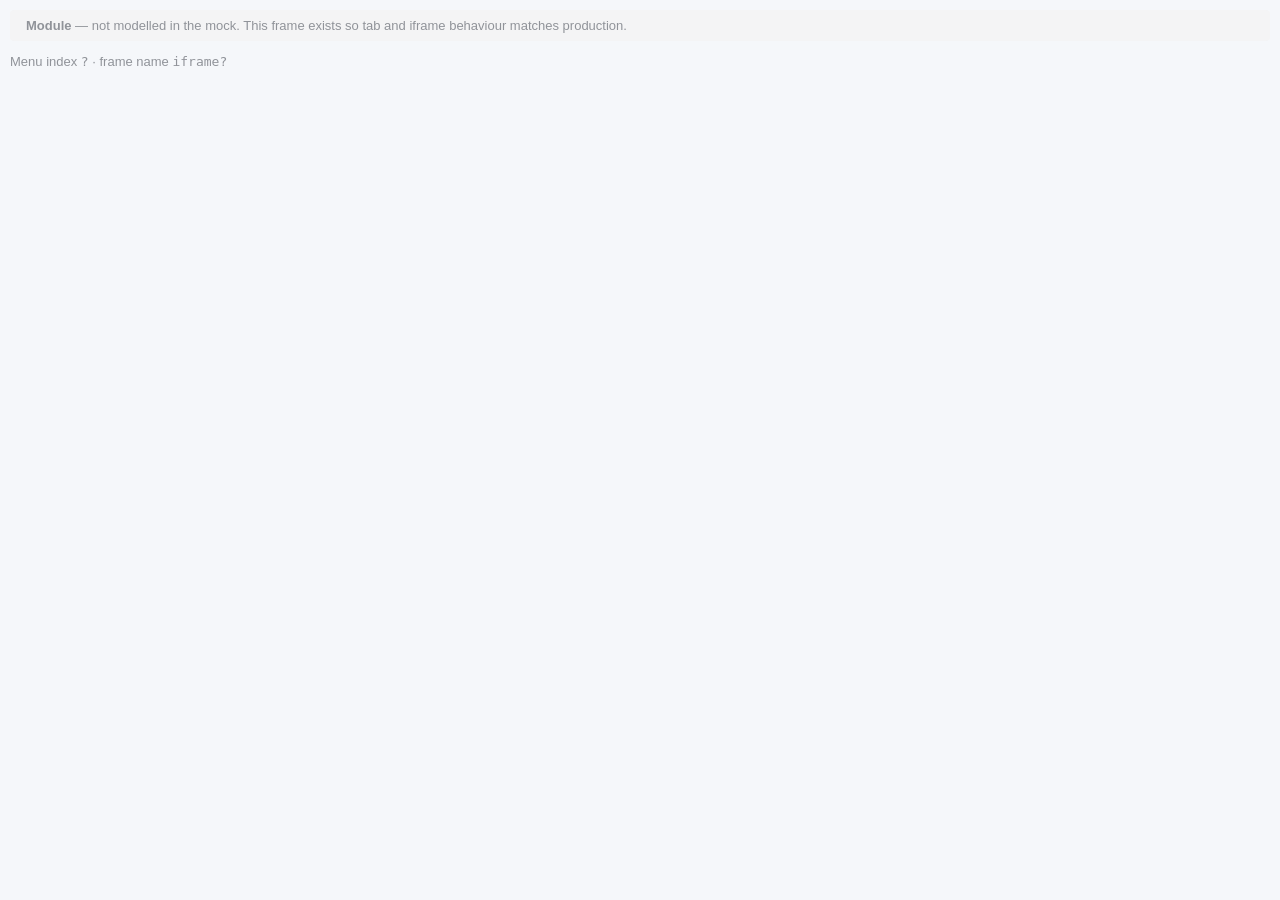
<file: frames/placeholder.html>
<!DOCTYPE html>
<html lang="en">
<head>
<meta charset="utf-8">
<meta name="viewport" content="width=device-width, initial-scale=1.0">
<title>Module</title>
<!-- Every menu entry in the real shell opens its own iframe. The three that
     matter for the bot are modelled in full (home, importConfirm,
     updateAtdAta); the remaining 58 load this stub so that tab-opening,
     frame naming and frame depth still behave exactly as they do in
     production. -->
<link rel="stylesheet" href="../assets/element-mock.css">
</head>
<body>
<div id="app" class="app-container">
  <div class="el-alert el-alert--info">
    <span class="el-alert__content">
      <strong id="mod-name">Module</strong> — not modelled in the mock.
      This frame exists so tab and iframe behaviour matches production.
    </span>
  </div>
  <p style="font-size:13px;color:#909399;">
    Menu index <code id="mod-index">?</code> ·
    frame name <code id="mod-frame">?</code>
  </p>
</div>
<script>
(function () {
  var q = new URLSearchParams(location.search);
  var name = q.get('name') || 'Module';
  var idx  = q.get('index') || '?';
  document.getElementById('mod-name').textContent = name;
  document.getElementById('mod-index').textContent = idx;
  document.getElementById('mod-frame').textContent = 'iframe' + idx;
  document.title = name;
  window.__APEX_MOCK__ = { page: 'placeholder', name: name, index: idx };
})();
</script>
</body>
</html>
</file>
<file: assets/element-mock.css>
/* ---------------------------------------------------------------------------
   element-mock.css
   A hand-written subset of Element UI 2.x sufficient to reproduce the class
   structure of the production X-Control Import Confirm page.

   Class names are deliberately identical to Element UI's real output so that
   selectors written against this mock also work against production:
     .el-table__header-wrapper / .el-table__body-wrapper / .el-table__fixed
     .el-table__cell > .cell
     .el-table_1_column_N
     .el-tabs__item / .el-pagination__total / .el-dialog / .el-button--primary
   --------------------------------------------------------------------------- */

:root {
  --el-primary:  #409EFF;
  --el-success:  #67C23A;
  --el-warning:  #E6A23C;
  --el-danger:   #F56C6C;
  --el-info:     #909399;
  --el-text:     #606266;
  --el-text-dark:#303133;
  --el-border:   #DCDFE6;
  --el-border-l: #EBEEF5;
  --el-bg:       #FFFFFF;
  --el-bg-page:  #F5F7FA;
  --el-row-hover:#F5F7FA;
}

* { box-sizing: border-box; }

html, body {
  margin: 0;
  padding: 0;
  height: 100%;
  font-family: "Helvetica Neue", Helvetica, "PingFang SC", "Hiragino Sans GB",
               "Microsoft YaHei", Arial, sans-serif;
  font-size: 14px;
  color: var(--el-text);
  background: var(--el-bg-page);
  -webkit-font-smoothing: antialiased;
}

.app-container { padding: 10px; height: 100%; overflow: auto; }

/* ============================ BUTTON ============================ */

.el-button {
  display: inline-block;
  line-height: 1;
  white-space: nowrap;
  cursor: pointer;
  background: #fff;
  border: 1px solid var(--el-border);
  color: var(--el-text);
  -webkit-appearance: none;
  text-align: center;
  outline: none;
  margin: 0;
  transition: .1s;
  font-weight: 500;
  padding: 12px 20px;
  font-size: 14px;
  border-radius: 4px;
}
.el-button + .el-button { margin-left: 10px; }
.el-button:hover { color: var(--el-primary); border-color: #c6e2ff; background-color: #ecf5ff; }
.el-button:focus-visible { outline: 2px solid var(--el-primary); outline-offset: 1px; }

.el-button--medium { padding: 10px 20px; font-size: 14px; border-radius: 4px; }
.el-button--small  { padding: 9px 15px;  font-size: 12px; border-radius: 3px; }
.el-button--mini   { padding: 7px 15px;  font-size: 12px; border-radius: 3px; }

.el-button--primary { color: #fff; background-color: var(--el-primary); border-color: var(--el-primary); }
.el-button--primary:hover { background: #66b1ff; border-color: #66b1ff; color: #fff; }
.el-button--success { color: #fff; background-color: var(--el-success); border-color: var(--el-success); }
.el-button--success:hover { background: #85ce61; border-color: #85ce61; color: #fff; }
.el-button--warning { color: #fff; background-color: var(--el-warning); border-color: var(--el-warning); }
.el-button--warning:hover { background: #ebb563; border-color: #ebb563; color: #fff; }
.el-button--danger  { color: #fff; background-color: var(--el-danger);  border-color: var(--el-danger); }
.el-button--danger:hover { background: #f78989; border-color: #f78989; color: #fff; }
.el-button--info    { color: #fff; background-color: var(--el-info);    border-color: var(--el-info); }

.el-button--text {
  border-color: transparent;
  color: var(--el-primary);
  background: transparent;
  padding-left: 0;
  padding-right: 0;
}
.el-button--text:hover { background: transparent; border-color: transparent; color: #66b1ff; }

.el-button.is-disabled,
.el-button.is-disabled:hover {
  color: #c0c4cc;
  cursor: not-allowed;
  background-image: none;
  background-color: #fff;
  border-color: var(--el-border-l);
}
.el-button--text.is-disabled { background: transparent; border-color: transparent; }

/* ============================ INPUT ============================ */

.el-input { position: relative; font-size: 14px; display: inline-block; width: 100%; }
.el-input__inner {
  -webkit-appearance: none;
  background-color: #fff;
  background-image: none;
  border-radius: 4px;
  border: 1px solid var(--el-border);
  box-sizing: border-box;
  color: var(--el-text);
  display: inline-block;
  font-size: inherit;
  height: 40px;
  line-height: 40px;
  outline: none;
  padding: 0 15px;
  transition: border-color .2s cubic-bezier(.645,.045,.355,1);
  width: 100%;
  font-family: inherit;
}
.el-input__inner::placeholder { color: #c0c4cc; }
.el-input__inner:focus { outline: none; border-color: var(--el-primary); }
.el-input--medium .el-input__inner { height: 36px; line-height: 36px; }
.el-input--small  .el-input__inner { height: 32px; line-height: 32px; font-size: 13px; }
.el-input--mini   .el-input__inner { height: 28px; line-height: 28px; font-size: 12px; padding: 0 8px; }
.el-input--suffix .el-input__inner { padding-right: 30px; }

.el-input__suffix {
  position: absolute;
  height: 100%;
  right: 5px;
  top: 0;
  text-align: center;
  color: #c0c4cc;
  transition: all .3s;
  pointer-events: none;
  font-size: 12px;
}
.el-input__suffix-inner { display: inline-flex; align-items: center; height: 100%; }

/* Mirror of __suffix for the leading clock on the Batch Update datetime box. */
.el-input--prefix .el-input__inner { padding-left: 30px; }
.el-input__prefix {
  position: absolute;
  height: 100%;
  left: 6px;
  top: 0;
  text-align: center;
  color: #c0c4cc;
  pointer-events: none;
  font-size: 12px;
}
.el-input__prefix-inner { display: inline-flex; align-items: center; height: 100%; }
.el-input__icon { font-style: normal; }

.el-textarea__inner {
  /* Element UI makes this display:block, and it matters. A textarea is
     inline-block by default, so inside .el-form-item__content (line-height:32px)
     it sits on a text baseline and drags ~11px of phantom descender space along
     under it — enough to knock the Batch Update dialog's four stacked form rows
     out of rhythm with each other and leave dead space above the footer. */
  display: block;
  width: 100%;
  font-family: inherit;
  font-size: 13px;
  line-height: 1.5;
  padding: 6px 10px;
  border: 1px solid var(--el-border);
  border-radius: 4px;
  resize: vertical;
  color: var(--el-text);
}

/* ============================ SELECT ============================ */

.el-select { display: inline-block; position: relative; width: 100%; }
.el-select .el-input__inner { cursor: pointer; }
.el-select__caret {
  transform: rotate(180deg);
  display: inline-block;
  transition: transform .3s;
}
.el-select-dropdown {
  position: absolute;
  z-index: 2000;
  border: 1px solid var(--el-border-l);
  border-radius: 4px;
  background-color: #fff;
  box-shadow: 0 2px 12px 0 rgba(0,0,0,.1);
  margin-top: 4px;
  max-height: 274px;
  overflow: auto;
  min-width: 100%;
}
.el-select-dropdown__list { list-style: none; padding: 6px 0; margin: 0; }
.el-select-dropdown__item {
  font-size: 14px;
  padding: 0 20px;
  position: relative;
  white-space: nowrap;
  overflow: hidden;
  text-overflow: ellipsis;
  color: var(--el-text);
  height: 34px;
  line-height: 34px;
  cursor: pointer;
}
.el-select-dropdown__item:hover { background-color: var(--el-row-hover); }
.el-select-dropdown__item.selected { color: var(--el-primary); font-weight: 700; }

/* ============================ CHECKBOX ============================ */

.el-checkbox {
  color: var(--el-text-dark);
  font-weight: 500;
  font-size: 14px;
  position: relative;
  cursor: pointer;
  display: inline-block;
  white-space: nowrap;
  user-select: none;
  margin: 0;
}
.el-checkbox__input { white-space: nowrap; cursor: pointer; outline: none; display: inline-block; line-height: 1; position: relative; vertical-align: middle; }
.el-checkbox__inner {
  display: inline-block;
  position: relative;
  border: 1px solid var(--el-border);
  border-radius: 2px;
  box-sizing: border-box;
  width: 14px;
  height: 14px;
  background-color: #fff;
  z-index: 1;
  transition: border-color .25s, background-color .25s;
}
.el-checkbox__inner::after {
  box-sizing: content-box;
  content: "";
  border: 1px solid #fff;
  border-left: 0;
  border-top: 0;
  height: 7px;
  left: 4px;
  position: absolute;
  top: 1px;
  transform: rotate(45deg) scaleY(0);
  width: 3px;
  transition: transform .15s ease-in .05s;
  transform-origin: center;
}
.el-checkbox__original {
  opacity: 0;
  outline: none;
  position: absolute;
  margin: 0;
  width: 0;
  height: 0;
  z-index: -1;
}
.el-checkbox__input.is-checked .el-checkbox__inner {
  background-color: var(--el-primary);
  border-color: var(--el-primary);
}
.el-checkbox__input.is-checked .el-checkbox__inner::after { transform: rotate(45deg) scaleY(1); }
.el-checkbox__input.is-indeterminate .el-checkbox__inner {
  background-color: var(--el-primary);
  border-color: var(--el-primary);
}
.el-checkbox__input.is-indeterminate .el-checkbox__inner::before {
  content: '';
  position: absolute;
  display: block;
  background-color: #fff;
  height: 2px;
  transform: scale(.5);
  left: 0; right: 0; top: 5px;
}
.el-checkbox__label { display: inline-block; padding-left: 10px; line-height: 19px; font-size: 14px; }

/* ============================ TABS ============================ */

.el-tabs__header { padding: 0; position: relative; margin: 0 0 15px; }
.el-tabs__nav-wrap { overflow: hidden; margin-bottom: -1px; position: relative; }
.el-tabs__nav-wrap::after {
  content: "";
  position: absolute;
  left: 0; bottom: 0;
  width: 100%; height: 2px;
  background-color: var(--el-border-l);
  z-index: 1;
}
.el-tabs__nav-scroll { overflow: hidden; }
.el-tabs__nav { white-space: nowrap; position: relative; transition: transform .3s; float: left; z-index: 2; }
.el-tabs__item {
  padding: 0 20px;
  height: 40px;
  box-sizing: border-box;
  line-height: 40px;
  display: inline-block;
  list-style: none;
  font-size: 14px;
  font-weight: 500;
  color: var(--el-text-dark);
  position: relative;
  cursor: pointer;
}
.el-tabs__item:hover { color: var(--el-primary); }
.el-tabs__item.is-active { color: var(--el-primary); }
.el-tabs__active-bar {
  position: absolute;
  bottom: 0;
  left: 0;
  height: 2px;
  background-color: var(--el-primary);
  z-index: 1;
  transition: transform .3s cubic-bezier(.645,.045,.355,1), width .3s;
  list-style: none;
}
.el-tabs__content { overflow: hidden; position: relative; }
.el-tab-pane[aria-hidden="true"] { display: none; }

/* ============================ TABLE ============================ */

.el-table {
  position: relative;
  overflow: hidden;
  box-sizing: border-box;
  flex: 1;
  width: 100%;
  max-width: 100%;
  background-color: #fff;
  font-size: 14px;
  color: var(--el-text);
}
.el-table::before {
  content: '';
  position: absolute;
  background-color: var(--el-border-l);
  z-index: 1;
  left: 0; bottom: 0;
  width: 100%; height: 1px;
}
.el-table--border { border: 1px solid var(--el-border-l); }

.el-table__header-wrapper,
.el-table__body-wrapper,
.el-table__footer-wrapper { width: 100%; }
.el-table__header-wrapper { overflow: hidden; }
.el-table__body-wrapper { overflow: auto; position: relative; }

.el-table__header,
.el-table__body,
.el-table__footer { table-layout: fixed; border-collapse: separate; border-spacing: 0; }

.el-table th.el-table__cell,
.el-table td.el-table__cell {
  padding: 8px 0;
  min-width: 0;
  box-sizing: border-box;
  text-overflow: ellipsis;
  vertical-align: middle;
  position: relative;
  text-align: left;
  border-bottom: 1px solid var(--el-border-l);
  border-right: 1px solid var(--el-border-l);
}
.el-table th.el-table__cell {
  user-select: none;
  background-color: #F5F7FA;
  color: var(--el-text-dark);
  font-weight: 500;
  vertical-align: top;
  white-space: normal;
}
.el-table th.el-table__cell.is-leaf { border-bottom: 1px solid var(--el-border-l); }
.el-table .cell {
  box-sizing: border-box;
  overflow: hidden;
  text-overflow: ellipsis;
  white-space: normal;
  word-break: break-all;
  line-height: 23px;
  padding-left: 10px;
  padding-right: 10px;
}
.el-table .is-center { text-align: center; }
.el-table .is-center .cell { text-align: center; }
.el-table__row:hover > td.el-table__cell { background-color: var(--el-row-hover); }
.el-table__row.current-row > td.el-table__cell { background-color: #ecf5ff; }

/* The frozen-column clone. Element UI renders a SECOND full copy of the table
   here; every cell outside the frozen range carries .is-hidden. This is the
   single biggest scraping hazard on the real page, so it is reproduced
   faithfully rather than simplified away. */
.el-table__fixed {
  position: absolute;
  top: 0;
  left: 0;
  overflow-x: hidden;
  overflow-y: hidden;
  box-shadow: 0 0 10px rgba(0,0,0,.12);
  background: #fff;
}
.el-table__fixed::before {
  content: '';
  position: absolute;
  left: 0; bottom: 0;
  width: 100%; height: 1px;
  background-color: var(--el-border-l);
  z-index: 4;
}
.el-table__fixed-header-wrapper { position: absolute; left: 0; top: 0; z-index: 3; }
.el-table__fixed-body-wrapper { position: absolute; left: 0; top: 37px; overflow: hidden; z-index: 3; }
.el-table .el-table__cell.is-hidden > * { visibility: hidden; }

.el-table-column--selection .cell { padding-left: 14px; padding-right: 14px; text-overflow: clip; }

.el-table__empty-block { min-height: 60px; text-align: center; width: 100%; display: flex; justify-content: center; align-items: center; }
.el-table__empty-text { line-height: 60px; width: 50%; color: var(--el-info); }

.el-table--scrollable-x .el-table__body-wrapper { overflow-x: auto; }

/* Header filter widgets live inside the th, below the label. */
.hdr-label { display: block; padding: 0 0 4px; font-weight: 600; }
.hdr-filter { display: block; padding-top: 2px; }
.hdr-filter .el-input__inner { font-weight: 400; }
.hdr-range { display: flex; flex-direction: column; gap: 3px; }

/* ============================ LINK ============================ */

.el-link {
  display: inline-flex;
  flex-direction: column;
  align-items: center;
  justify-content: center;
  vertical-align: middle;
  position: relative;
  text-decoration: none;
  outline: none;
  cursor: pointer;
  padding: 0;
  font-size: 14px;
  font-weight: 500;
}
.el-link--primary { color: var(--el-primary); }
.el-link--primary:hover { color: #66b1ff; }
.el-link.is-underline:hover::after {
  content: "";
  position: absolute;
  left: 0; right: 0; height: 0;
  bottom: 0;
  border-bottom: 1px solid var(--el-primary);
}
.el-link--inner { display: inline-block; }
.apex_link_mini { font-size: 12px; }

/* ============================ PAGINATION ============================ */

.el-pagination {
  white-space: nowrap;
  padding: 2px 5px;
  color: var(--el-text-dark);
  font-weight: 700;
  display: flex;
  align-items: center;
  gap: 8px;
  flex-wrap: wrap;
}
.el-pagination__total { margin-right: 10px; font-weight: 400; color: var(--el-text); font-size: 13px; }
.el-pagination__sizes { margin: 0 10px 0 0; font-weight: 400; color: var(--el-text-dark); }
.el-pagination__sizes .el-input { width: 100px; }
.el-pagination__jump { margin-left: 24px; font-weight: 400; color: var(--el-text); display: inline-flex; align-items: center; gap: 6px; }
.el-pagination__editor { width: 50px; }
.el-pagination__rightwrapper { display: flex; align-items: center; }

.el-pager { user-select: none; list-style: none; display: inline-flex; gap: 4px; font-size: 0; padding: 0; margin: 0; }
.el-pager li {
  padding: 0 4px;
  background: #fff;
  font-size: 13px;
  min-width: 30px;
  height: 28px;
  line-height: 28px;
  box-sizing: border-box;
  text-align: center;
  margin: 0;
  border-radius: 2px;
  cursor: pointer;
  border: 1px solid var(--el-border);
  color: var(--el-text);
}
.el-pager li:hover { color: var(--el-primary); }
.el-pager li.active { background-color: var(--el-primary); color: #fff; border-color: var(--el-primary); cursor: default; }

.btn-prev, .btn-next {
  background: #fff;
  border: 1px solid var(--el-border);
  color: var(--el-text);
  cursor: pointer;
  margin: 0;
  border-radius: 2px;
  height: 28px;
  min-width: 30px;
  font-size: 12px;
  padding: 0 6px;
}
.btn-prev:disabled, .btn-next:disabled { color: #c0c4cc; cursor: not-allowed; }

/* ============================ DIALOG ============================ */

.el-dialog__wrapper {
  position: fixed;
  top: 0; right: 0; bottom: 0; left: 0;
  overflow: auto;
  margin: 0;
  z-index: 2001;
  background: rgba(0,0,0,.5);
}
.el-dialog {
  position: relative;
  margin: 15vh auto 50px;
  background: #fff;
  border-radius: 2px;
  box-shadow: 0 1px 3px rgba(0,0,0,.3);
  box-sizing: border-box;
  width: 50%;
}
.el-dialog__header { padding: 20px 20px 10px; }
.el-dialog__title { line-height: 24px; font-size: 18px; color: var(--el-text-dark); }
.el-dialog__headerbtn {
  position: absolute;
  top: 20px; right: 20px;
  padding: 0;
  background: transparent;
  border: none;
  outline: none;
  cursor: pointer;
  font-size: 16px;
  color: #909399;
}
.el-dialog__headerbtn:hover { color: var(--el-primary); }
.el-dialog__body { padding: 12px 20px; color: var(--el-text); font-size: 14px; word-break: break-all; }
.el-dialog__footer { padding: 10px 20px 20px; text-align: right; box-sizing: border-box; }

/* ============================ FORM ============================ */

.el-form-item { margin-bottom: 18px; display: flex; align-items: flex-start; gap: 10px; }
.el-form-item__label { text-align: right; vertical-align: middle; float: none; font-size: 14px; color: var(--el-text); line-height: 32px; padding: 0 12px 0 0; box-sizing: border-box; width: 140px; flex: 0 0 140px; }
.el-form-item__content { line-height: 32px; position: relative; font-size: 14px; flex: 1 1 auto; min-width: 0; }
.el-form-item.is-required .el-form-item__label::before { content: '*'; color: var(--el-danger); margin-right: 4px; }
/* Element UI's inline form hint; used for the cascade warning under Value. */
.apex-form-tip { color: var(--el-danger); font-size: 12px; line-height: 1.4; margin-top: 4px; }

/* ============================ MISC ============================ */

.el-scrollbar { overflow: hidden; position: relative; }
.el-scrollbar__wrap { overflow: auto; height: 100%; }
.el-scrollbar__view { list-style: none; padding: 6px 0; margin: 0; }

.el-tag {
  background-color: #ecf5ff;
  border: 1px solid #d9ecff;
  color: var(--el-primary);
  display: inline-block;
  height: 22px;
  padding: 0 8px;
  line-height: 20px;
  font-size: 12px;
  border-radius: 4px;
  box-sizing: border-box;
  white-space: nowrap;
  margin: 1px 3px 1px 0;
}
.el-tag--success { background-color: #f0f9eb; border-color: #e1f3d8; color: var(--el-success); }
.el-tag--warning { background-color: #fdf6ec; border-color: #faecd8; color: var(--el-warning); }
.el-tag--danger  { background-color: #fef0f0; border-color: #fde2e2; color: var(--el-danger); }
.el-tag--info    { background-color: #f4f4f5; border-color: #e9e9eb; color: var(--el-info); }

.el-alert {
  padding: 8px 16px;
  border-radius: 4px;
  display: flex;
  align-items: center;
  gap: 8px;
  margin-bottom: 10px;
  font-size: 13px;
}
.el-alert--info    { background-color: #f4f4f5; color: var(--el-info); }
.el-alert--success { background-color: #f0f9eb; color: var(--el-success); }
.el-alert--warning { background-color: #fdf6ec; color: var(--el-warning); }

.el-message {
  min-width: 320px;
  box-sizing: border-box;
  border-radius: 4px;
  border: 1px solid #EBEEF5;
  position: fixed;
  left: 50%;
  top: 20px;
  transform: translateX(-50%);
  background-color: #edf2fc;
  transition: opacity .3s, transform .4s;
  padding: 13px 16px;
  display: flex;
  align-items: center;
  z-index: 3000;
}
.el-message--success { background-color: #f0f9eb; border-color: #e1f3d8; color: var(--el-success); }
.el-message--error   { background-color: #fef0f0; border-color: #fde2e2; color: var(--el-danger); }
.el-message__content { padding: 0; font-size: 14px; line-height: 1; }

/* Toolbar row shared by both grid frames */
.apex-toolbar {
  display: flex;
  flex-wrap: wrap;
  gap: 8px;
  align-items: center;
  padding: 0 0 10px;
}
.apex-toolbar .el-button + .el-button { margin-left: 0; }
.apex-filterbar {
  display: flex;
  flex-wrap: wrap;
  gap: 12px;
  align-items: center;
  padding: 0 0 10px;
}
.apex-filterbar label { font-size: 13px; color: var(--el-text); }
.apex-filterbar .el-select, .apex-filterbar .el-input { width: 190px; }

/* Warning toast — the frames use this to say a value was applied to the grid
   but never reached the backend, so an offline edit is never mistaken for a
   saved one. */
.el-message--warning { background-color: #fdf6ec; border-color: #faecd8; color: var(--el-warning, #E6A23C); }

/* Import Confirm dialog (SOP #1 Step 4) */
.apex-section-title {
  font-size: 14px;
  font-weight: 600;
  color: var(--el-text);
  padding: 12px 0 8px;
  border-bottom: 1px solid #EBEEF5;
  margin-bottom: 12px;
}
.apex-form-grid {
  display: grid;
  grid-template-columns: repeat(2, minmax(0, 1fr));
  gap: 4px 24px;
}
.apex-form-grid .el-form-item { display: flex; align-items: flex-start; gap: 8px; }
.apex-form-grid .el-form-item__label { flex: 0 0 170px; text-align: right; }
.apex-form-grid .el-form-item__content { flex: 1 1 auto; min-width: 0; }
.apex-flight-info { width: 100%; border-collapse: collapse; font-size: 13px; }
.apex-flight-info th {
  background: #F5F7FA;
  color: var(--el-text);
  font-weight: 600;
  text-align: left;
  padding: 8px;
  border: 1px solid #EBEEF5;
  white-space: nowrap;
}
.apex-flight-info td { padding: 6px 8px; border: 1px solid #EBEEF5; vertical-align: middle; }
</file>
